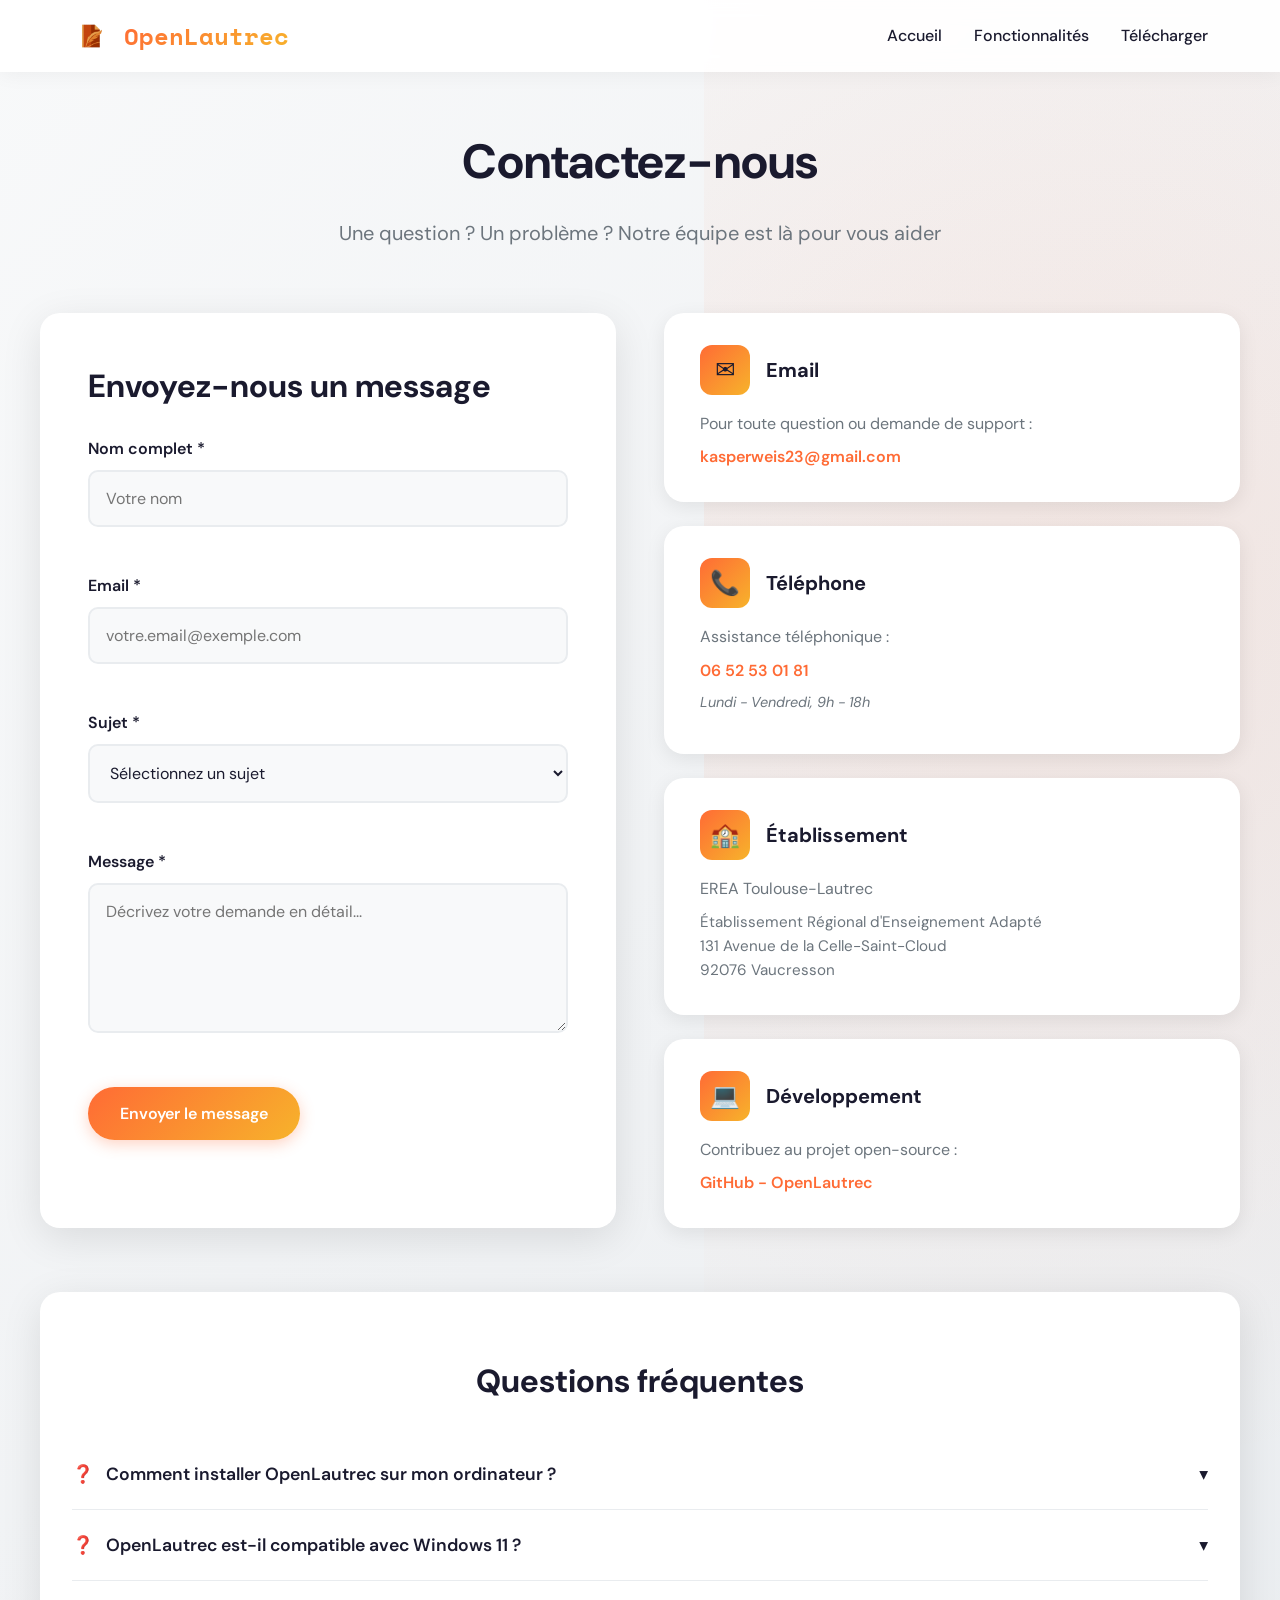
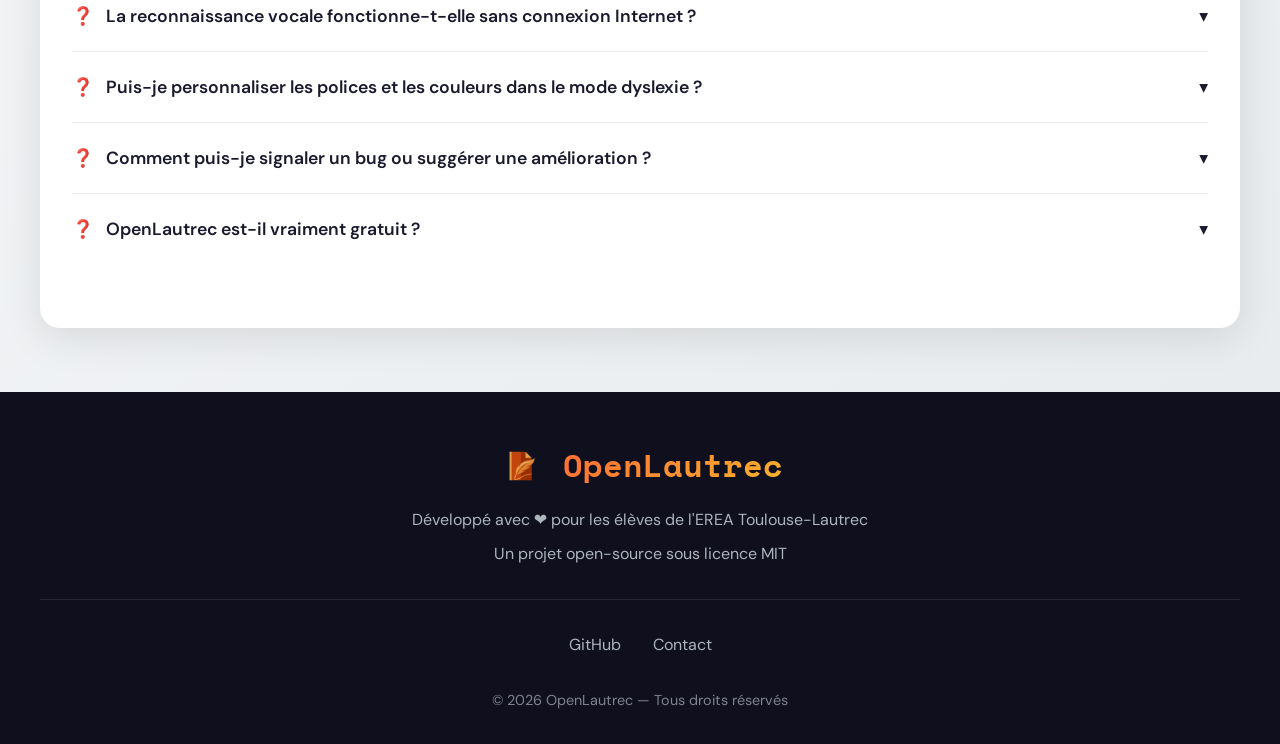
<file: contact.html>
<!DOCTYPE html>
<html lang="fr">
<head>
    <meta charset="UTF-8">
    <meta name="viewport" content="width=device-width, initial-scale=1.0">
    <title>Contact — OpenLautrec</title>

    <meta name="description" content="Contactez l'équipe OpenLautrec : support technique, signalement de bug, suggestions, partenariats. Réponses aux questions fréquentes sur l'installation et l'accessibilité.">
    <meta name="theme-color" content="#FF6B35">
    <link rel="canonical" href="https://openlautrec-se4fs.onrender.com/contact.html">

    <meta property="og:type" content="website">
    <meta property="og:locale" content="fr_FR">
    <meta property="og:title" content="Contact — OpenLautrec">
    <meta property="og:description" content="Une question ? Un problème ? Contactez l'équipe OpenLautrec.">
    <meta property="og:url" content="https://openlautrec-se4fs.onrender.com/contact.html">
    <meta property="og:image" content="assets/logo.svg">

    <link rel="icon" type="image/ico" href="assets/logo.ico">

    <link rel="preconnect" href="https://fonts.googleapis.com">
    <link rel="preconnect" href="https://fonts.gstatic.com" crossorigin>
    <link href="https://fonts.googleapis.com/css2?family=DM+Sans:wght@400;500;700&family=Space+Mono:wght@400;700&display=swap" rel="stylesheet">
    <link rel="stylesheet" href="assets/css/styles.css">
</head>
<body>
    <a class="skip-link" href="#main">Aller au contenu principal</a>

    <div class="bg-logo" aria-hidden="true">
        <img src="assets/logo.svg" alt="" width="600" height="600" loading="lazy">
    </div>

    <div class="scroll-progress" aria-hidden="true"></div>

    <nav>
        <div class="nav-container">
            <a href="index.html" class="logo" aria-label="OpenLautrec, accueil">
                <img src="assets/logo.ico" alt="" width="40" height="40">
                <span class="logo-text">OpenLautrec</span>
            </a>
            <button class="nav-toggle" type="button" aria-label="Ouvrir le menu" aria-expanded="false" aria-controls="nav-links">
                <span></span><span></span><span></span>
            </button>
            <ul class="nav-links" id="nav-links">
                <li><a href="index.html">Accueil</a></li>
                <li><a href="index.html#features">Fonctionnalités</a></li>
                <li><a href="index.html#download">Télécharger</a></li>
            </ul>
        </div>
    </nav>

    <main id="main">
    <section class="contact-section">
        <div class="container">
            <h2 class="section-title">Contactez-nous</h2>
            <p class="section-subtitle">Une question ? Un problème ? Notre équipe est là pour vous aider</p>

            <div class="contact-grid">
                <div class="contact-form-card">
                    <h3>Envoyez-nous un message</h3>
                    <div class="success-message" id="successMessage" role="status" aria-live="polite">
                        Votre client mail va s'ouvrir avec votre message pré-rempli. Merci de votre prise de contact !
                    </div>
                    <form id="contactForm" novalidate>
                        <div class="form-group">
                            <label for="name">Nom complet *</label>
                            <input type="text" id="name" name="name" required autocomplete="name" placeholder="Votre nom">
                            <p class="field-error" data-error-for="name" aria-live="polite"></p>
                        </div>
                        <div class="form-group">
                            <label for="email">Email *</label>
                            <input type="email" id="email" name="email" required autocomplete="email" placeholder="votre.email@exemple.com">
                            <p class="field-error" data-error-for="email" aria-live="polite"></p>
                        </div>
                        <div class="form-group">
                            <label for="subject">Sujet *</label>
                            <select id="subject" name="subject" required>
                                <option value="">Sélectionnez un sujet</option>
                                <option value="support">Support technique</option>
                                <option value="bug">Signaler un bug</option>
                                <option value="feature">Suggestion de fonctionnalité</option>
                                <option value="education">Question éducative</option>
                                <option value="partnership">Partenariat</option>
                                <option value="other">Autre</option>
                            </select>
                            <p class="field-error" data-error-for="subject" aria-live="polite"></p>
                        </div>
                        <div class="form-group">
                            <label for="message">Message *</label>
                            <textarea id="message" name="message" required placeholder="Décrivez votre demande en détail..."></textarea>
                            <p class="field-error" data-error-for="message" aria-live="polite"></p>
                        </div>
                        <button type="submit" class="btn btn-primary">Envoyer le message</button>
                    </form>
                </div>

                <div class="contact-info-card">
                    <div class="info-card">
                        <div class="info-card-header">
                            <div class="info-icon" aria-hidden="true">✉️</div>
                            <h4>Email</h4>
                        </div>
                        <p>Pour toute question ou demande de support :</p>
                        <a href="mailto:kasperweis23@gmail.com">kasperweis23@gmail.com</a>
                    </div>

                    <div class="info-card">
                        <div class="info-card-header">
                            <div class="info-icon" aria-hidden="true">📞</div>
                            <h4>Téléphone</h4>
                        </div>
                        <p>Assistance téléphonique :</p>
                        <a href="tel:+33652530181">06 52 53 01 81</a>
                        <p style="font-size: 0.9rem; margin-top: 0.5rem; font-style: italic;">Lundi - Vendredi, 9h - 18h</p>
                    </div>

                    <div class="info-card">
                        <div class="info-card-header">
                            <div class="info-icon" aria-hidden="true">🏫</div>
                            <h4>Établissement</h4>
                        </div>
                        <p>EREA Toulouse-Lautrec</p>
                        <address style="font-size: 0.95rem; line-height: 1.6; font-style: normal; color: var(--muted);">
                            Établissement Régional d'Enseignement Adapté<br>
                            131 Avenue de la Celle-Saint-Cloud<br>
                            92076 Vaucresson
                        </address>
                    </div>

                    <div class="info-card">
                        <div class="info-card-header">
                            <div class="info-icon" aria-hidden="true">💻</div>
                            <h4>Développement</h4>
                        </div>
                        <p>Contribuez au projet open-source :</p>
                        <a href="https://github.com/Zyvaouech23/openlautrec" target="_blank" rel="noopener noreferrer">GitHub - OpenLautrec</a>
                    </div>
                </div>
            </div>

            <div class="faq-section">
                <h3>Questions fréquentes</h3>

                <div class="faq-item">
                    <button class="faq-question" type="button" aria-expanded="false" aria-controls="faq-a1">
                        Comment installer OpenLautrec sur mon ordinateur ?
                        <span class="faq-chevron" aria-hidden="true">▾</span>
                    </button>
                    <div class="faq-answer" id="faq-a1">
                        Téléchargez le fichier d'installation depuis la page de téléchargement, puis exécutez OpenLautrec-Setup.exe. Suivez les instructions à l'écran. Un guide d'installation détaillé est disponible dans la documentation.
                    </div>
                </div>

                <div class="faq-item">
                    <button class="faq-question" type="button" aria-expanded="false" aria-controls="faq-a2">
                        OpenLautrec est-il compatible avec Windows 11 ?
                        <span class="faq-chevron" aria-hidden="true">▾</span>
                    </button>
                    <div class="faq-answer" id="faq-a2">
                        Oui, OpenLautrec est entièrement compatible avec Windows 10 et Windows 11. Il fonctionne également sur macOS 10.14+ et les distributions Linux principales (Ubuntu, Debian).
                    </div>
                </div>

                <div class="faq-item">
                    <button class="faq-question" type="button" aria-expanded="false" aria-controls="faq-a3">
                        La reconnaissance vocale fonctionne-t-elle sans connexion Internet ?
                        <span class="faq-chevron" aria-hidden="true">▾</span>
                    </button>
                    <div class="faq-answer" id="faq-a3">
                        Certaines fonctionnalités de reconnaissance vocale nécessitent une connexion Internet pour fonctionner de manière optimale. Cependant, un mode hors ligne basique est disponible avec des capacités limitées.
                    </div>
                </div>

                <div class="faq-item">
                    <button class="faq-question" type="button" aria-expanded="false" aria-controls="faq-a4">
                        Puis-je personnaliser les polices et les couleurs dans le mode dyslexie ?
                        <span class="faq-chevron" aria-hidden="true">▾</span>
                    </button>
                    <div class="faq-answer" id="faq-a4">
                        Oui ! OpenLautrec offre de nombreuses options de personnalisation pour le mode dyslexie, incluant le choix des polices, la coloration des syllabes, l'espacement et les contrastes. Accédez aux paramètres d'accessibilité depuis le menu principal.
                    </div>
                </div>

                <div class="faq-item">
                    <button class="faq-question" type="button" aria-expanded="false" aria-controls="faq-a5">
                        Comment puis-je signaler un bug ou suggérer une amélioration ?
                        <span class="faq-chevron" aria-hidden="true">▾</span>
                    </button>
                    <div class="faq-answer" id="faq-a5">
                        Utilisez le formulaire de contact ci-dessus en sélectionnant « Signaler un bug » ou « Suggestion de fonctionnalité » comme sujet. Vous pouvez également ouvrir une issue directement sur notre page GitHub pour les utilisateurs plus techniques.
                    </div>
                </div>

                <div class="faq-item">
                    <button class="faq-question" type="button" aria-expanded="false" aria-controls="faq-a6">
                        OpenLautrec est-il vraiment gratuit ?
                        <span class="faq-chevron" aria-hidden="true">▾</span>
                    </button>
                    <div class="faq-answer" id="faq-a6">
                        Oui, OpenLautrec est entièrement gratuit et open-source sous licence MIT. Il n'y a aucun coût caché, aucun abonnement et aucune publicité. Le projet est développé pour servir la communauté éducative.
                    </div>
                </div>
            </div>
        </div>
    </section>
    </main>

    <footer>
        <div class="footer-container">
            <div class="footer-logo">
                <img src="assets/logo.ico" alt="" width="50" height="50">
                <span class="logo-text">OpenLautrec</span>
            </div>
            <p>Développé avec ❤️ pour les élèves de l'EREA Toulouse-Lautrec</p>
            <p>Un projet open-source sous licence MIT</p>
            <nav class="footer-links" aria-label="Liens de pied de page">
                <a href="https://github.com/Zyvaouech23" target="_blank" rel="noopener noreferrer">GitHub</a>
                <a href="contact.html">Contact</a>
            </nav>
            <p class="footer-copy">© 2026 OpenLautrec — Tous droits réservés</p>
        </div>
    </footer>

    <script src="assets/js/main.js" defer></script>
    <script src="assets/js/contact.js" defer></script>
</body>
</html>
</file>
<file: assets/css/styles.css>
/* ============================================================
   OpenLautrec — Feuille de styles partagée
   Consolide les styles communs aux pages (accueil + contact).
   ============================================================ */

/* ---------- Reset & tokens ---------- */
*,
*::before,
*::after {
    margin: 0;
    padding: 0;
    box-sizing: border-box;
}

:root {
    --primary: #FF6B35;
    --primary-dark: #E2551F;
    --secondary: #004E89;
    --accent: #F7B32B;
    --dark: #1A1A2E;
    --darker: #0F0F1E;
    --light: #F8F9FA;
    --muted: #6C757D;
    --border: #E9ECEF;
    --gradient: linear-gradient(135deg, #FF6B35 0%, #F7B32B 100%);
    --shadow: 0 10px 40px rgba(0, 0, 0, 0.1);
    --shadow-sm: 0 5px 20px rgba(0, 0, 0, 0.08);
    --nav-height: 4.75rem;
    --radius: 20px;
    --transition: 0.3s ease;
}

html {
    scroll-behavior: smooth;
}

body {
    font-family: 'DM Sans', system-ui, -apple-system, Segoe UI, Roboto, sans-serif;
    color: var(--dark);
    background: var(--light);
    overflow-x: hidden;
    line-height: 1.6;
    -webkit-font-smoothing: antialiased;
    text-rendering: optimizeLegibility;
}

img {
    max-width: 100%;
    display: block;
}

/* ---------- Background logo (pivote au scroll) ---------- */
.bg-logo {
    position: fixed;
    inset: 0;
    display: flex;
    align-items: center;
    justify-content: center;
    pointer-events: none;
    z-index: 0;
    overflow: hidden;
}

.bg-logo img {
    width: min(75vmin, 640px);
    height: auto;
    opacity: 0.06;
    will-change: transform;
    transition: opacity 0.6s ease;
}

/* Le contenu passe au-dessus du logo de fond */
main,
footer,
body > nav {
    position: relative;
    z-index: 1;
}

body > nav {
    position: fixed;
}

/* ---------- Barre de progression du scroll ---------- */
.scroll-progress {
    position: fixed;
    top: 0;
    left: 0;
    height: 4px;
    width: 0;
    background: var(--gradient);
    z-index: 1001;
    border-radius: 0 4px 4px 0;
}

/* ---------- Accessibility helpers ---------- */
.skip-link {
    position: absolute;
    left: 1rem;
    top: -4rem;
    z-index: 2000;
    background: var(--dark);
    color: #fff;
    padding: 0.75rem 1.25rem;
    border-radius: 0 0 10px 10px;
    text-decoration: none;
    transition: top var(--transition);
}

.skip-link:focus {
    top: 0;
}

:focus-visible {
    outline: 3px solid var(--secondary);
    outline-offset: 2px;
    border-radius: 4px;
}

.sr-only {
    position: absolute;
    width: 1px;
    height: 1px;
    padding: 0;
    margin: -1px;
    overflow: hidden;
    clip: rect(0, 0, 0, 0);
    white-space: nowrap;
    border: 0;
}

/* ---------- Navigation ----------
   Scoped to the top-level bar only: a bare `nav` selector would also
   match the footer's <nav class="footer-links"> and pin it to the top. */
body > nav {
    position: fixed;
    top: 0;
    width: 100%;
    background: rgba(255, 255, 255, 0.92);
    -webkit-backdrop-filter: blur(10px);
    backdrop-filter: blur(10px);
    z-index: 1000;
    padding: 1rem 0;
    box-shadow: 0 2px 20px rgba(0, 0, 0, 0.05);
}

.nav-container {
    max-width: 1200px;
    margin: 0 auto;
    padding: 0 2rem;
    display: flex;
    justify-content: space-between;
    align-items: center;
}

.logo {
    font-family: 'Space Mono', monospace;
    font-size: 1.5rem;
    font-weight: 700;
    display: flex;
    align-items: center;
    gap: 0.75rem;
    text-decoration: none;
    color: var(--dark);
}

.logo .logo-text {
    background: var(--gradient);
    -webkit-background-clip: text;
    background-clip: text;
    -webkit-text-fill-color: transparent;
}

.logo img {
    width: 40px;
    height: 40px;
    object-fit: contain;
}

.nav-links {
    display: flex;
    gap: 2rem;
    list-style: none;
    align-items: center;
}

.nav-links a {
    text-decoration: none;
    color: var(--dark);
    font-weight: 500;
    transition: color var(--transition);
    position: relative;
    padding: 0.25rem 0;
}

.nav-links a::after {
    content: '';
    position: absolute;
    bottom: -3px;
    left: 0;
    width: 0;
    height: 2px;
    background: var(--gradient);
    transition: width var(--transition);
}

.nav-links a:hover::after,
.nav-links a:focus-visible::after,
.nav-links a[aria-current="page"]::after {
    width: 100%;
}

/* Mobile menu toggle */
.nav-toggle {
    display: none;
    flex-direction: column;
    justify-content: center;
    gap: 5px;
    width: 44px;
    height: 44px;
    background: none;
    border: none;
    cursor: pointer;
}

.nav-toggle span {
    display: block;
    height: 3px;
    width: 26px;
    background: var(--dark);
    border-radius: 3px;
    transition: transform var(--transition), opacity var(--transition);
}

.nav-toggle[aria-expanded="true"] span:nth-child(1) {
    transform: translateY(8px) rotate(45deg);
}

.nav-toggle[aria-expanded="true"] span:nth-child(2) {
    opacity: 0;
}

.nav-toggle[aria-expanded="true"] span:nth-child(3) {
    transform: translateY(-8px) rotate(-45deg);
}

/* ---------- Buttons ---------- */
.btn {
    padding: 1rem 2rem;
    border-radius: 50px;
    text-decoration: none;
    font-weight: 600;
    font-size: 1rem;
    font-family: inherit;
    transition: transform var(--transition), box-shadow var(--transition), background var(--transition), color var(--transition);
    display: inline-block;
    border: none;
    cursor: pointer;
}

.btn-primary {
    background: var(--gradient);
    color: #fff;
    box-shadow: 0 4px 15px rgba(255, 107, 53, 0.3);
}

.btn-primary:hover {
    transform: translateY(-3px);
    box-shadow: 0 6px 20px rgba(255, 107, 53, 0.4);
}

.btn-primary:active {
    transform: translateY(-1px);
}

.btn-secondary {
    background: #fff;
    color: var(--primary);
    border: 2px solid var(--primary);
}

.btn-secondary:hover {
    background: var(--primary);
    color: #fff;
}

/* ---------- Layout helpers ---------- */
.container {
    max-width: 1200px;
    margin: 0 auto;
}

.section-title {
    text-align: center;
    font-size: clamp(2rem, 5vw, 3rem);
    margin-bottom: 1rem;
    font-weight: 700;
}

.section-subtitle {
    text-align: center;
    color: var(--muted);
    font-size: 1.25rem;
    margin-bottom: 4rem;
}

/* ---------- Hero ---------- */
.hero {
    min-height: 100vh;
    display: flex;
    align-items: center;
    padding: calc(var(--nav-height) + 2rem) 2rem 4rem;
    position: relative;
    overflow: hidden;
    background: linear-gradient(135deg, #F8F9FA 0%, #E9ECEF 100%);
}

.hero::before {
    content: '';
    position: absolute;
    top: -50%;
    right: -20%;
    width: 80%;
    height: 150%;
    background: radial-gradient(circle, rgba(255, 107, 53, 0.1) 0%, transparent 70%);
    animation: float 20s ease-in-out infinite;
    pointer-events: none;
}

@keyframes float {
    0%, 100% { transform: translate(0, 0) rotate(0deg); }
    50% { transform: translate(-30px, -30px) rotate(5deg); }
}

.hero-container {
    max-width: 1200px;
    margin: 0 auto;
    display: grid;
    grid-template-columns: 1fr 1fr;
    gap: 4rem;
    align-items: center;
    position: relative;
    z-index: 1;
}

.hero-content h1 {
    font-size: clamp(2.5rem, 6vw, 4rem);
    font-weight: 700;
    line-height: 1.1;
    margin-bottom: 1.5rem;
    animation: slideInLeft 0.8s ease-out;
}

.hero-content .highlight {
    background: var(--gradient);
    -webkit-background-clip: text;
    background-clip: text;
    -webkit-text-fill-color: transparent;
}

.hero-content p {
    font-size: 1.25rem;
    color: var(--muted);
    margin-bottom: 2rem;
    animation: slideInLeft 0.8s ease-out 0.2s both;
}

.cta-buttons {
    display: flex;
    gap: 1rem;
    flex-wrap: wrap;
    animation: slideInLeft 0.8s ease-out 0.4s both;
}

@keyframes slideInLeft {
    from { opacity: 0; transform: translateX(-50px); }
    to { opacity: 1; transform: translateX(0); }
}

@keyframes slideInRight {
    from { opacity: 0; transform: translateX(50px); }
    to { opacity: 1; transform: translateX(0); }
}

@keyframes slideInDown {
    from { opacity: 0; transform: translateY(-50px); }
    to { opacity: 1; transform: translateY(0); }
}

.hero-visual {
    position: relative;
    animation: slideInRight 0.8s ease-out;
}

.software-mockup {
    background: #fff;
    border-radius: var(--radius);
    padding: 2rem;
    box-shadow: var(--shadow);
}

.mockup-header {
    display: flex;
    gap: 0.5rem;
    margin-bottom: 1rem;
}

.mockup-dot {
    width: 12px;
    height: 12px;
    border-radius: 50%;
}

.dot-red { background: #FF5F56; }
.dot-yellow { background: #FFBD2E; }
.dot-green { background: #27C93F; }

.mockup-content {
    background: var(--light);
    border-radius: 10px;
    padding: 1.5rem;
    min-height: 300px;
    font-family: 'Space Mono', monospace;
    font-size: 0.9rem;
    color: var(--secondary);
}

.mockup-content p + p {
    margin-top: 1rem;
}

/* ---------- Features ---------- */
.features {
    padding: 6rem 2rem;
    background: #fff;
}

.features-grid {
    display: grid;
    grid-template-columns: repeat(auto-fit, minmax(300px, 1fr));
    gap: 2rem;
}

.feature-card {
    background: linear-gradient(135deg, #FFFFFF 0%, #F8F9FA 100%);
    padding: 2.5rem;
    border-radius: var(--radius);
    box-shadow: var(--shadow-sm);
    transition: transform var(--transition), box-shadow var(--transition);
    border: 1px solid rgba(0, 0, 0, 0.05);
}

.feature-card:hover {
    transform: translateY(-10px);
    box-shadow: 0 15px 40px rgba(0, 0, 0, 0.15);
}

.feature-icon {
    width: 60px;
    height: 60px;
    background: var(--gradient);
    border-radius: 15px;
    display: flex;
    align-items: center;
    justify-content: center;
    font-size: 2rem;
    margin-bottom: 1.5rem;
}

.feature-card h3 {
    font-size: 1.5rem;
    margin-bottom: 1rem;
    color: var(--dark);
}

.feature-card p {
    color: var(--muted);
    line-height: 1.8;
}

/* ---------- Visite guidée (scrollytelling) ---------- */
.tour {
    padding: 6rem 2rem;
    background: linear-gradient(180deg, #fff 0%, #F1F3F5 100%);
    position: relative;
}

.tour-layout {
    display: grid;
    grid-template-columns: minmax(0, 1.25fr) minmax(0, 1fr);
    gap: 4rem;
    align-items: start;
}

.tour-sticky {
    position: sticky;
    top: calc(var(--nav-height) + 2rem);
}

.tour-screenshot {
    position: relative;
    border-radius: var(--radius);
    overflow: hidden;
    box-shadow: 0 25px 60px rgba(26, 26, 46, 0.25);
    border: 1px solid var(--border);
    background: #fff;
}

.tour-screenshot img {
    width: 100%;
    height: auto;
    display: block;
}

.tour-highlight {
    position: absolute;
    left: 0.5%;
    top: 6.2%;
    width: 72%;
    height: 4.8%;
    border: 3px solid var(--primary);
    border-radius: 8px;
    box-shadow:
        0 0 0 4px rgba(255, 107, 53, 0.25),
        0 0 0 100vmax rgba(26, 26, 46, 0.35);
    transition: all 0.55s cubic-bezier(0.4, 0, 0.2, 1);
    opacity: 0;
}

.tour-highlight.on {
    opacity: 1;
}

.tour-steps {
    display: flex;
    flex-direction: column;
}

.tour-step {
    min-height: 55vh;
    display: flex;
    flex-direction: column;
    justify-content: center;
    gap: 1rem;
    opacity: 0.25;
    transform: translateY(12px);
    transition: opacity 0.45s ease, transform 0.45s ease;
    padding: 2rem 0;
}

.tour-step.active {
    opacity: 1;
    transform: translateY(0);
}

.tour-step-num {
    font-family: 'Space Mono', monospace;
    font-weight: 700;
    font-size: 1rem;
    color: var(--primary);
    letter-spacing: 0.2em;
}

.tour-step h3 {
    font-size: clamp(1.5rem, 3vw, 2rem);
    color: var(--dark);
    line-height: 1.2;
}

.tour-step p {
    color: var(--muted);
    font-size: 1.1rem;
    line-height: 1.8;
}

.tour-cta {
    align-self: flex-start;
    margin-top: 0.5rem;
}

@media (max-width: 900px) {
    .tour-layout {
        grid-template-columns: 1fr;
        gap: 2rem;
    }

    .tour-sticky {
        top: calc(var(--nav-height) + 0.75rem);
        z-index: 2;
    }

    .tour-step {
        min-height: 45vh;
    }
}

/* ---------- Download ---------- */
.download {
    padding: 6rem 2rem;
    background: var(--dark);
    color: #fff;
    position: relative;
    overflow: hidden;
}

.download::before {
    content: '';
    position: absolute;
    top: -50%;
    left: -20%;
    width: 80%;
    height: 200%;
    background: radial-gradient(circle, rgba(255, 107, 53, 0.15) 0%, transparent 70%);
    pointer-events: none;
}

.download-container {
    max-width: 800px;
    margin: 0 auto;
    text-align: center;
    position: relative;
    z-index: 1;
}

.download h2 {
    font-size: clamp(2rem, 5vw, 3rem);
    margin-bottom: 1.5rem;
}

.download > .download-container > p {
    font-size: 1.25rem;
    margin-bottom: 3rem;
    color: #CED4DA;
}

/* Split download button + dropdown */
.download-dropdown {
    display: inline-flex;
    position: relative;
}

.download-main {
    border-radius: 50px 0 0 50px;
}

.download-arrow {
    border-radius: 0 50px 50px 0;
    padding: 1rem 1.25rem;
    border-left: 1px solid rgba(255, 255, 255, 0.35);
    line-height: 1;
}

.download-menu {
    position: absolute;
    top: calc(100% + 10px);
    left: 0;
    background: #fff;
    border-radius: 10px;
    box-shadow: 0 10px 30px rgba(0, 0, 0, 0.15);
    display: none;
    flex-direction: column;
    min-width: 220px;
    overflow: hidden;
    z-index: 1000;
}

.download-menu.open {
    display: flex;
}

.download-menu a {
    padding: 1rem 1.5rem;
    text-decoration: none;
    color: var(--dark);
    font-weight: 500;
    text-align: left;
}

.download-menu a:hover,
.download-menu a:focus-visible {
    background: var(--light);
}

.download-info {
    background: rgba(255, 255, 255, 0.1);
    -webkit-backdrop-filter: blur(10px);
    backdrop-filter: blur(10px);
    border-radius: var(--radius);
    padding: 2rem;
    margin-top: 2rem;
    border: 1px solid rgba(255, 255, 255, 0.2);
    text-align: left;
}

.download-info h3 {
    font-size: 1.5rem;
    margin-bottom: 1rem;
    color: var(--accent);
}

.download-info code {
    background: rgba(255, 255, 255, 0.2);
    padding: 0.2rem 0.5rem;
    border-radius: 5px;
    font-family: 'Space Mono', monospace;
}

.requirements {
    list-style: none;
    margin-top: 1rem;
}

.requirements li {
    margin: 0.5rem 0;
    padding-left: 1.75rem;
    position: relative;
}

.requirements li::before {
    content: '✓';
    position: absolute;
    left: 0;
    color: var(--accent);
    font-weight: bold;
}

.install-steps {
    margin-top: 1rem;
    padding-left: 1.25rem;
    display: grid;
    gap: 1rem;
}

.warning-note {
    border-left: 4px solid var(--accent);
    background: rgba(247, 179, 43, 0.12);
}

/* ---------- Footer ---------- */
footer {
    background: var(--darker);
    color: #fff;
    padding: 3rem 2rem 1.5rem;
}

.footer-container {
    max-width: 1200px;
    margin: 0 auto;
    text-align: center;
}

.footer-logo {
    display: flex;
    align-items: center;
    justify-content: center;
    gap: 1rem;
    margin-bottom: 1rem;
}

.footer-logo img {
    width: 50px;
    height: 50px;
    object-fit: contain;
}

.footer-logo .logo-text {
    font-family: 'Space Mono', monospace;
    font-size: 2rem;
    font-weight: 700;
    background: var(--gradient);
    -webkit-background-clip: text;
    background-clip: text;
    -webkit-text-fill-color: transparent;
}

.footer-container > p {
    color: #ADB5BD;
    margin-bottom: 0.5rem;
}

.footer-links {
    display: flex;
    justify-content: center;
    flex-wrap: wrap;
    gap: 2rem;
    margin-top: 2rem;
    padding-top: 2rem;
    border-top: 1px solid rgba(255, 255, 255, 0.1);
}

.footer-links a {
    color: #ADB5BD;
    text-decoration: none;
    transition: color var(--transition);
}

.footer-links a:hover {
    color: var(--accent);
}

.footer-copy {
    margin-top: 2rem;
    font-size: 0.9rem;
    opacity: 0.7;
}

/* ---------- SPA page sections ---------- */
.page-section {
    display: none;
}

.page-section.active {
    display: block;
}

.features-detailed {
    padding: calc(var(--nav-height) + 3rem) 2rem 4rem;
    min-height: 100vh;
}

.feature-detail {
    max-width: 1000px;
    margin: 0 auto 4rem;
    background: #fff;
    border-radius: var(--radius);
    padding: 3rem;
    box-shadow: var(--shadow);
}

.feature-detail h3 {
    font-size: 2rem;
    margin-bottom: 1.5rem;
    color: var(--dark);
    display: flex;
    align-items: center;
    gap: 1rem;
    flex-wrap: wrap;
}

.feature-badge {
    display: inline-block;
    background: var(--gradient);
    color: #fff;
    padding: 0.5rem 1rem;
    border-radius: 30px;
    font-size: 0.9rem;
    font-weight: 600;
}

.feature-detail ul {
    list-style: none;
    margin-top: 1.5rem;
}

.feature-detail ul li {
    padding: 1rem 0 1rem 2rem;
    position: relative;
    border-bottom: 1px solid var(--border);
}

.feature-detail ul li:last-child {
    border-bottom: none;
}

.feature-detail ul li::before {
    content: '→';
    position: absolute;
    left: 0;
    color: var(--primary);
    font-weight: bold;
}

/* ---------- Contact page ---------- */
.contact-section {
    padding: calc(var(--nav-height) + 3rem) 2rem 4rem;
    min-height: 100vh;
    background: linear-gradient(135deg, #F8F9FA 0%, #E9ECEF 100%);
    position: relative;
    overflow: hidden;
}

.contact-section::before {
    content: '';
    position: absolute;
    top: -30%;
    right: -15%;
    width: 60%;
    height: 120%;
    background: radial-gradient(circle, rgba(255, 107, 53, 0.1) 0%, transparent 70%);
    animation: float 20s ease-in-out infinite;
    pointer-events: none;
}

.contact-section .container {
    position: relative;
    z-index: 1;
}

.contact-section .section-title {
    animation: slideInDown 0.8s ease-out;
}

.contact-section .section-subtitle {
    animation: slideInDown 0.8s ease-out 0.2s both;
}

.contact-grid {
    display: grid;
    grid-template-columns: 1fr 1fr;
    gap: 3rem;
    margin-top: 3rem;
}

.contact-form-card {
    background: #fff;
    padding: 3rem;
    border-radius: var(--radius);
    box-shadow: var(--shadow);
    animation: slideInLeft 0.8s ease-out 0.4s both;
}

.contact-form-card h3 {
    font-size: 2rem;
    margin-bottom: 1.5rem;
    color: var(--dark);
}

.form-group {
    margin-bottom: 1.5rem;
}

.form-group label {
    display: block;
    margin-bottom: 0.5rem;
    font-weight: 600;
    color: var(--dark);
}

.form-group input,
.form-group textarea,
.form-group select {
    width: 100%;
    padding: 1rem;
    border: 2px solid var(--border);
    border-radius: 10px;
    font-family: inherit;
    font-size: 1rem;
    transition: border-color var(--transition), background var(--transition), box-shadow var(--transition);
    background: var(--light);
    color: var(--dark);
}

.form-group input:focus,
.form-group textarea:focus,
.form-group select:focus {
    outline: none;
    border-color: var(--primary);
    background: #fff;
    box-shadow: 0 0 0 3px rgba(255, 107, 53, 0.1);
}

.form-group input:user-invalid,
.form-group textarea:user-invalid,
.form-group select:user-invalid {
    border-color: #E03131;
}

.form-group textarea {
    resize: vertical;
    min-height: 150px;
}

.field-error {
    color: #E03131;
    font-size: 0.85rem;
    margin-top: 0.4rem;
    min-height: 1rem;
}

.contact-info-card {
    display: flex;
    flex-direction: column;
    gap: 1.5rem;
    animation: slideInRight 0.8s ease-out 0.4s both;
}

.info-card {
    background: #fff;
    padding: 2rem;
    border-radius: var(--radius);
    box-shadow: var(--shadow-sm);
    transition: transform var(--transition), box-shadow var(--transition), border-color var(--transition);
    border-left: 4px solid transparent;
}

.info-card:hover {
    transform: translateX(5px);
    box-shadow: 0 8px 30px rgba(0, 0, 0, 0.12);
    border-left-color: var(--primary);
}

.info-card-header {
    display: flex;
    align-items: center;
    gap: 1rem;
    margin-bottom: 1rem;
}

.info-icon {
    width: 50px;
    height: 50px;
    background: var(--gradient);
    border-radius: 12px;
    display: flex;
    align-items: center;
    justify-content: center;
    font-size: 1.5rem;
    flex-shrink: 0;
}

.info-card h4 {
    font-size: 1.25rem;
    color: var(--dark);
}

.info-card p {
    color: var(--muted);
    margin-bottom: 0.5rem;
}

.info-card a {
    color: var(--primary);
    text-decoration: none;
    font-weight: 600;
    transition: color var(--transition);
}

.info-card a:hover {
    color: var(--accent);
}

.faq-section {
    margin-top: 4rem;
    padding: 4rem 2rem;
    background: #fff;
    border-radius: var(--radius);
    box-shadow: var(--shadow);
}

.faq-section h3 {
    font-size: 2rem;
    margin-bottom: 2rem;
    text-align: center;
    color: var(--dark);
}

.faq-item {
    border-bottom: 1px solid var(--border);
}

.faq-item:last-child {
    border-bottom: none;
}

.faq-question {
    width: 100%;
    text-align: left;
    background: none;
    border: none;
    cursor: pointer;
    font-family: inherit;
    font-weight: 600;
    font-size: 1.1rem;
    color: var(--dark);
    padding: 1.5rem 0;
    display: flex;
    align-items: center;
    gap: 0.75rem;
}

.faq-question::before {
    content: '❓';
    flex-shrink: 0;
}

.faq-question .faq-chevron {
    margin-left: auto;
    transition: transform var(--transition);
}

.faq-question[aria-expanded="true"] .faq-chevron {
    transform: rotate(180deg);
}

.faq-answer {
    color: var(--muted);
    padding: 0 2rem 1.5rem;
    line-height: 1.8;
    display: none;
}

.faq-answer.open {
    display: block;
}

.success-message {
    background: #27C93F;
    color: #fff;
    padding: 1.5rem;
    border-radius: 10px;
    margin-bottom: 1.5rem;
    text-align: center;
    font-weight: 600;
    animation: slideInDown 0.5s ease-out;
    display: none;
}

.success-message.show {
    display: block;
}

/* ---------- Scroll reveal ---------- */
.fade-in {
    opacity: 0;
    transform: translateY(30px);
    transition: opacity 0.6s ease, transform 0.6s ease;
}

.fade-in.visible {
    opacity: 1;
    transform: translateY(0);
}

/* ---------- Responsive ---------- */
@media (max-width: 900px) {
    .nav-toggle {
        display: flex;
    }

    .nav-links {
        position: fixed;
        top: var(--nav-height);
        right: 0;
        left: 0;
        background: rgba(255, 255, 255, 0.98);
        -webkit-backdrop-filter: blur(10px);
        backdrop-filter: blur(10px);
        flex-direction: column;
        gap: 0;
        padding: 1rem 2rem 1.5rem;
        box-shadow: 0 10px 20px rgba(0, 0, 0, 0.08);
        transform: translateY(-150%);
        transition: transform var(--transition);
    }

    .nav-links.open {
        transform: translateY(0);
    }

    .nav-links li {
        width: 100%;
        border-bottom: 1px solid var(--border);
    }

    .nav-links a {
        display: block;
        padding: 1rem 0;
    }

    .nav-links a::after {
        display: none;
    }
}

@media (max-width: 768px) {
    .hero-container,
    .contact-grid {
        grid-template-columns: 1fr;
        gap: 2rem;
    }

    .cta-buttons {
        flex-direction: column;
    }

    .cta-buttons .btn {
        text-align: center;
    }

    .feature-detail,
    .contact-form-card,
    .info-card {
        padding: 2rem;
    }

    .logo img {
        width: 32px;
        height: 32px;
    }
}

/* ---------- Reduced motion ---------- */
@media (prefers-reduced-motion: reduce) {
    *,
    *::before,
    *::after {
        animation-duration: 0.01ms !important;
        animation-iteration-count: 1 !important;
        transition-duration: 0.01ms !important;
        scroll-behavior: auto !important;
    }

    .fade-in {
        opacity: 1;
        transform: none;
    }

    .bg-logo img {
        transform: none !important;
    }

    .tour-step {
        opacity: 1;
        transform: none;
    }
}
</file>
